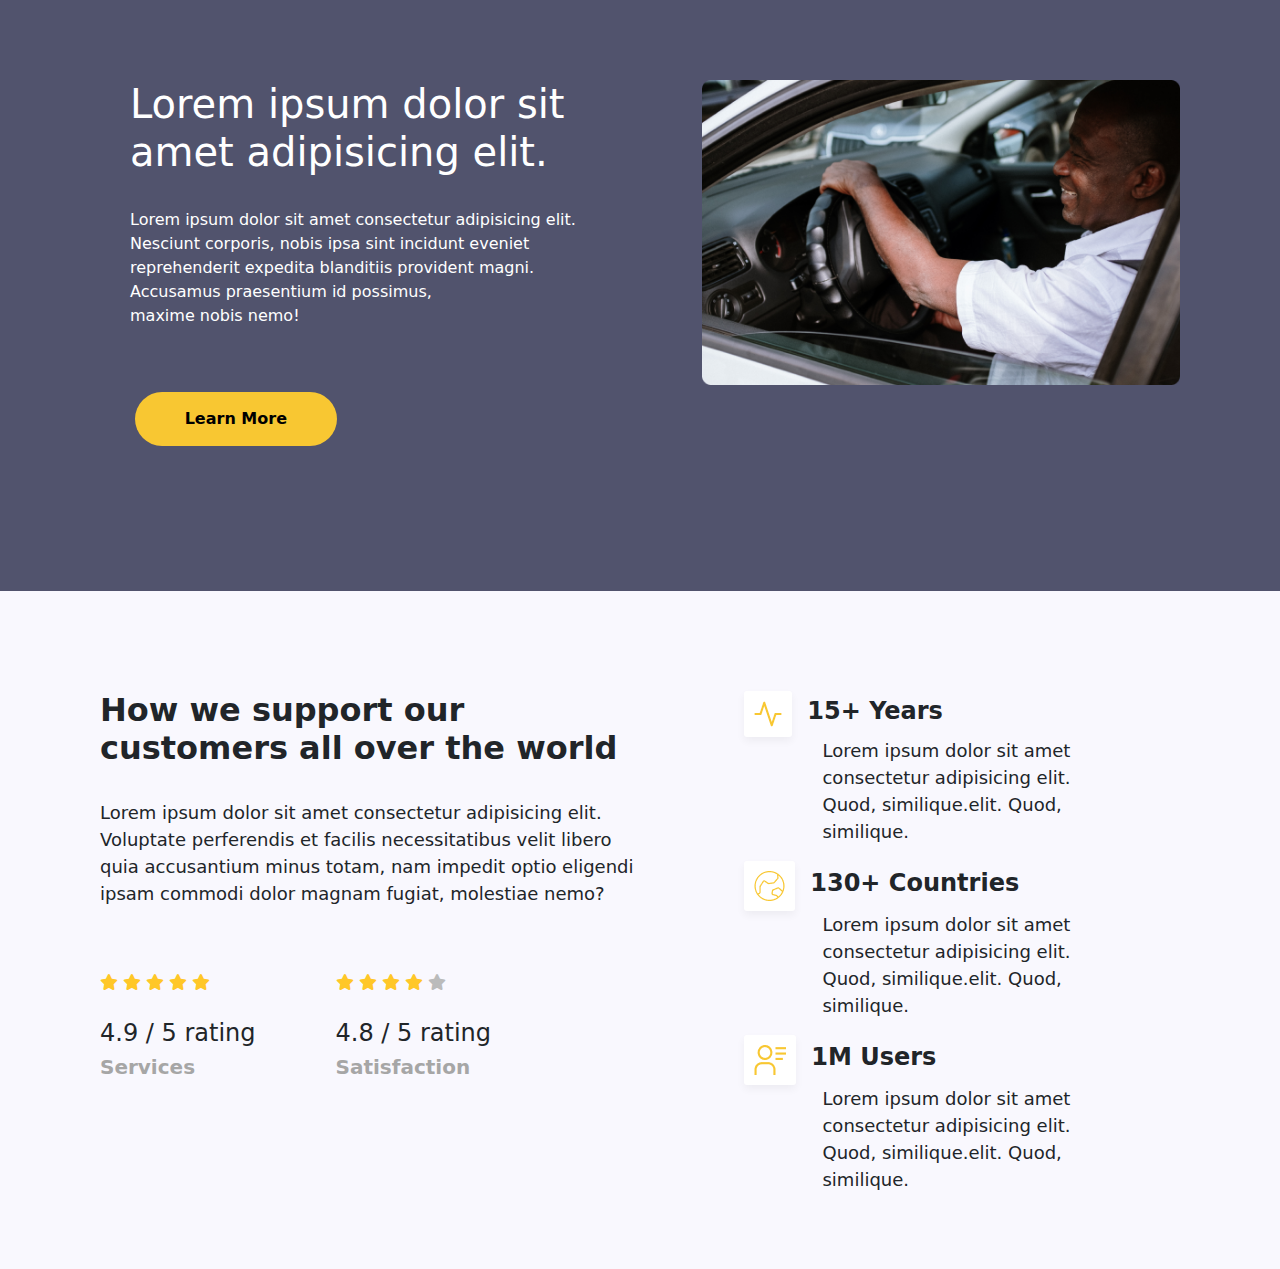
<file: about.html>
<!DOCTYPE html>
<html lang="en">

<head>
    <meta charset="UTF-8">
    <meta http-equiv="X-UA-Compatible" content="IE=edge">
    <meta name="viewport" content="width=device-width, initial-scale=1.0">
    <title>about</title>
    <link rel="stylesheet" href="	https://cdn.jsdelivr.net/npm/bootstrap@5.3.0-alpha1/dist/css/bootstrap.min.css">
    <script src="https://cdn.jsdelivr.net/npm/bootstrap@5.3.0-alpha1/dist/js/bootstrap.bundle.min.js"></script>
    <link rel="stylesheet" href="style.css">
    <link rel="stylesheet" href="https://cdnjs.cloudflare.com/ajax/libs/font-awesome/6.3.0/css/all.min.css">
    <style>
        body{
            background-color: #F9F8FE;
        }
    </style>
</head>

<body>
    <section>
        <div class="container-fluid1">
            <div class="row">
                <div class="col-md-6">
                    <h3>Lorem ipsum dolor sit amet adipisicing elit.</h3><br>
                    <p>Lorem ipsum dolor sit amet consectetur adipisicing elit. Nesciunt corporis, nobis ipsa sint
                        incidunt eveniet reprehenderit expedita blanditiis provident magni. Accusamus praesentium id
                        possimus,<br> maxime nobis nemo!</p>
                    <br><br>
                    <button>Learn More</button>
                </div>
                <div class="col-md-6">
                    <img class="img-fluid" src="/img/img.png" alt="">
                </div>

            </div>
        </div>
        <div class="container-fluid2">
            <div class="row">
                <div class="col-md-7">
                    <h2>How we support our <br> customers all over the world</h2><br>
                    <p>Lorem ipsum dolor sit amet consectetur adipisicing elit. Voluptate perferendis et facilis
                        necessitatibus velit libero quia accusantium  minus totam, nam impedit optio eligendi ipsam
                        commodi dolor  magnam fugiat, molestiae nemo?</p><br><br>
                        <div class="star1">
                            <div class="star">
                                <i class="fa-solid fa-star" style="color: #FFC728;"></i>
                                <i class="fa-solid fa-star" style="color: #FFC728;"></i>
                                <i class="fa-solid fa-star" style="color: #FFC728;"></i>
                                <i class="fa-solid fa-star" style="color: #FFC728;"></i>
                                <i class="fa-solid fa-star" style="color: #FFC728;"></i>
                               <br><br>
                               <h4>4.9 / 5 rating</h4>
                                <h5>Services</h5>
                            </div>
                            <div class="Star">
                                <i class="fa-solid fa-star" style="color: #FFC728;"></i>
                                <i class="fa-solid fa-star" style="color: #FFC728;"></i>
                                <i class="fa-solid fa-star" style="color: #FFC728;"></i>
                                <i class="fa-solid fa-star" style="color: #FFC728;"></i>
                                <i class="fa-solid fa-star" style="color: #BBBBBB;"></i>
                                <br><br>
                                <h4>4.8 / 5 rating</h4>
                                <h5>Satisfaction</h5>
                            </div>
                        </div>
                        


                </div>
                <div class="col-md-5">
                    <div class="years1">
                        <div class="years">
                            <img src="img/Vector1.png" alt="">&nbsp;&nbsp;
                            <strong>15+ Years</strong>
                            <p>Lorem ipsum dolor sit amet consectetur adipisicing elit. Quod, similique.elit. Quod, similique.</p>
                        </div>
                        <div class="years">
                           <img src="img/Vecto2r.png" alt=""> &nbsp;
                            <strong>130+ Countries </strong>
                            <p>Lorem ipsum dolor sit amet consectetur adipisicing elit. Quod, similique.elit. Quod, similique.</p>
                        </div>
                        <div class="years">
                            <img src="img/Vector3.png" alt=""> &nbsp; 
                            <strong>1M Users</strong>
                            <p>Lorem ipsum dolor sit amet consectetur adipisicing elit. Quod, similique.elit. Quod, similique.</p>
                        </div>
                    </div>
                  
                </div>
            </div>
    </section>
</body>

</html>
</file>
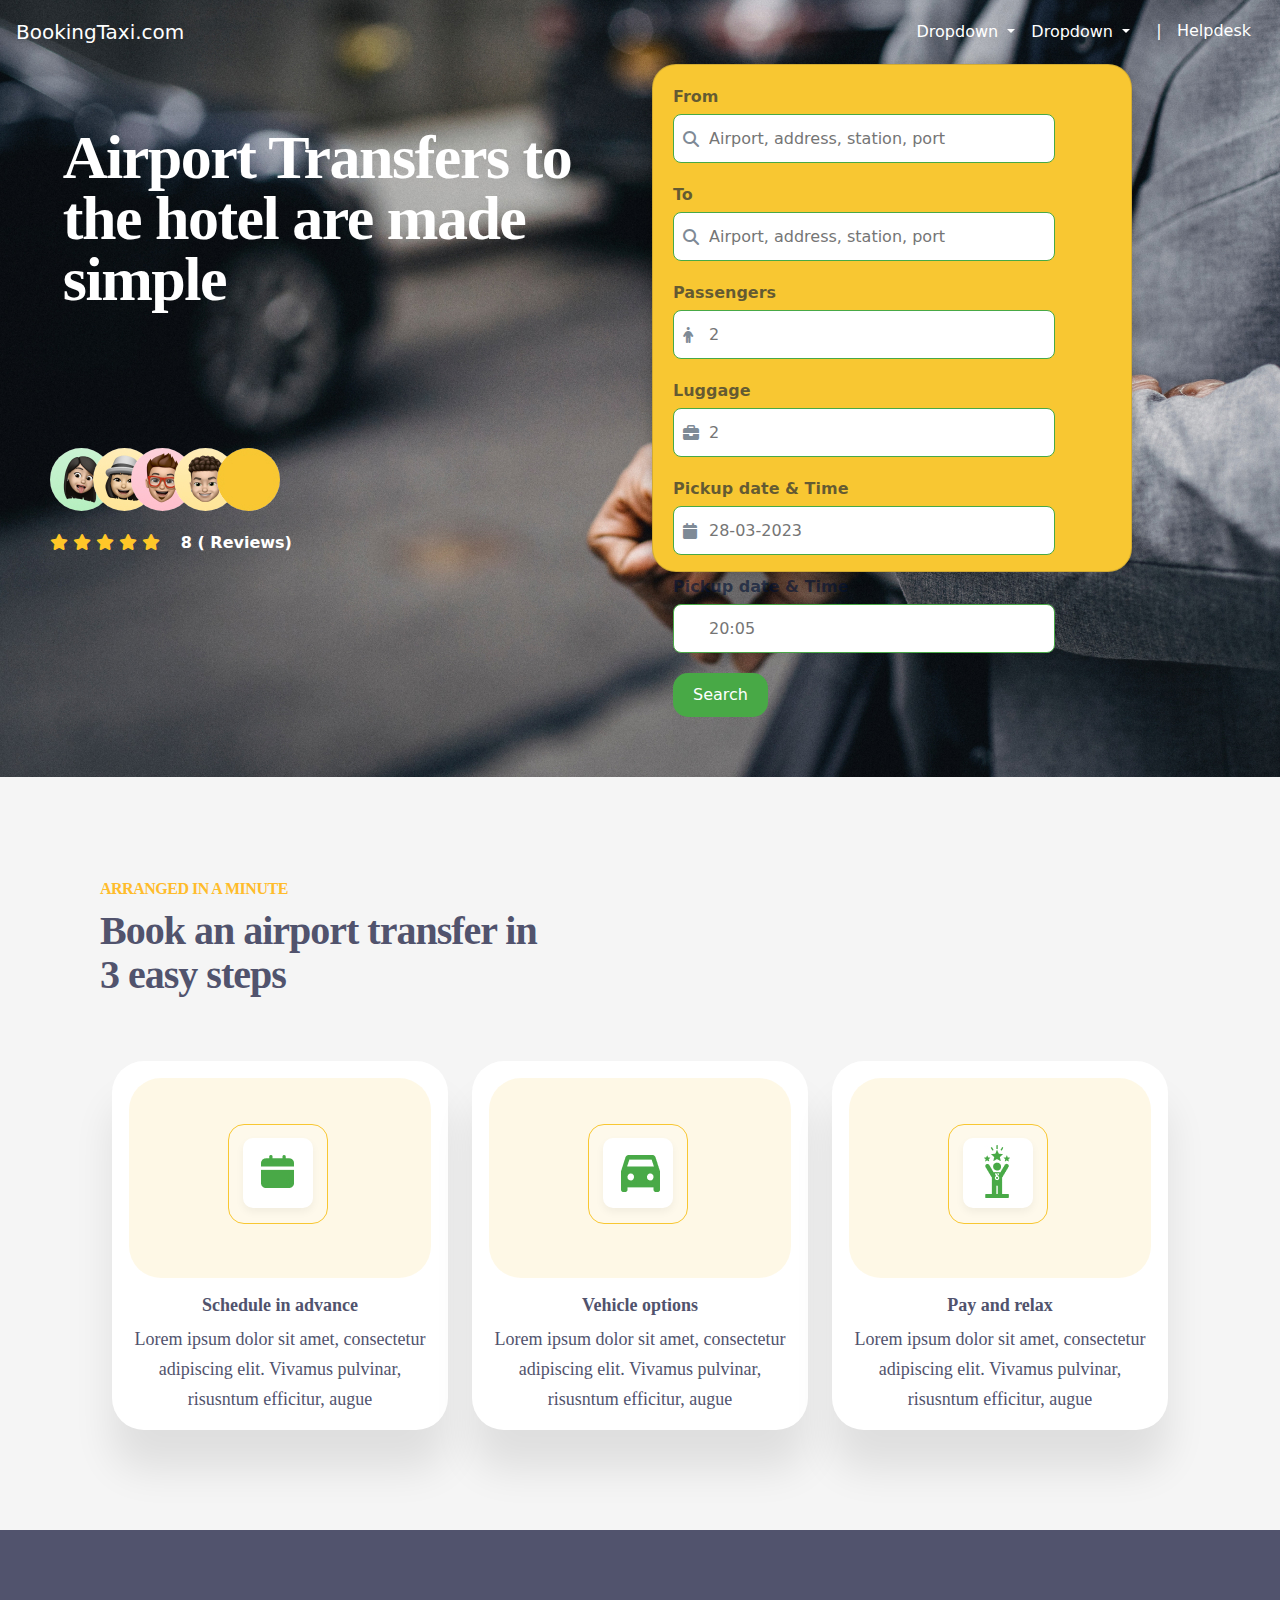
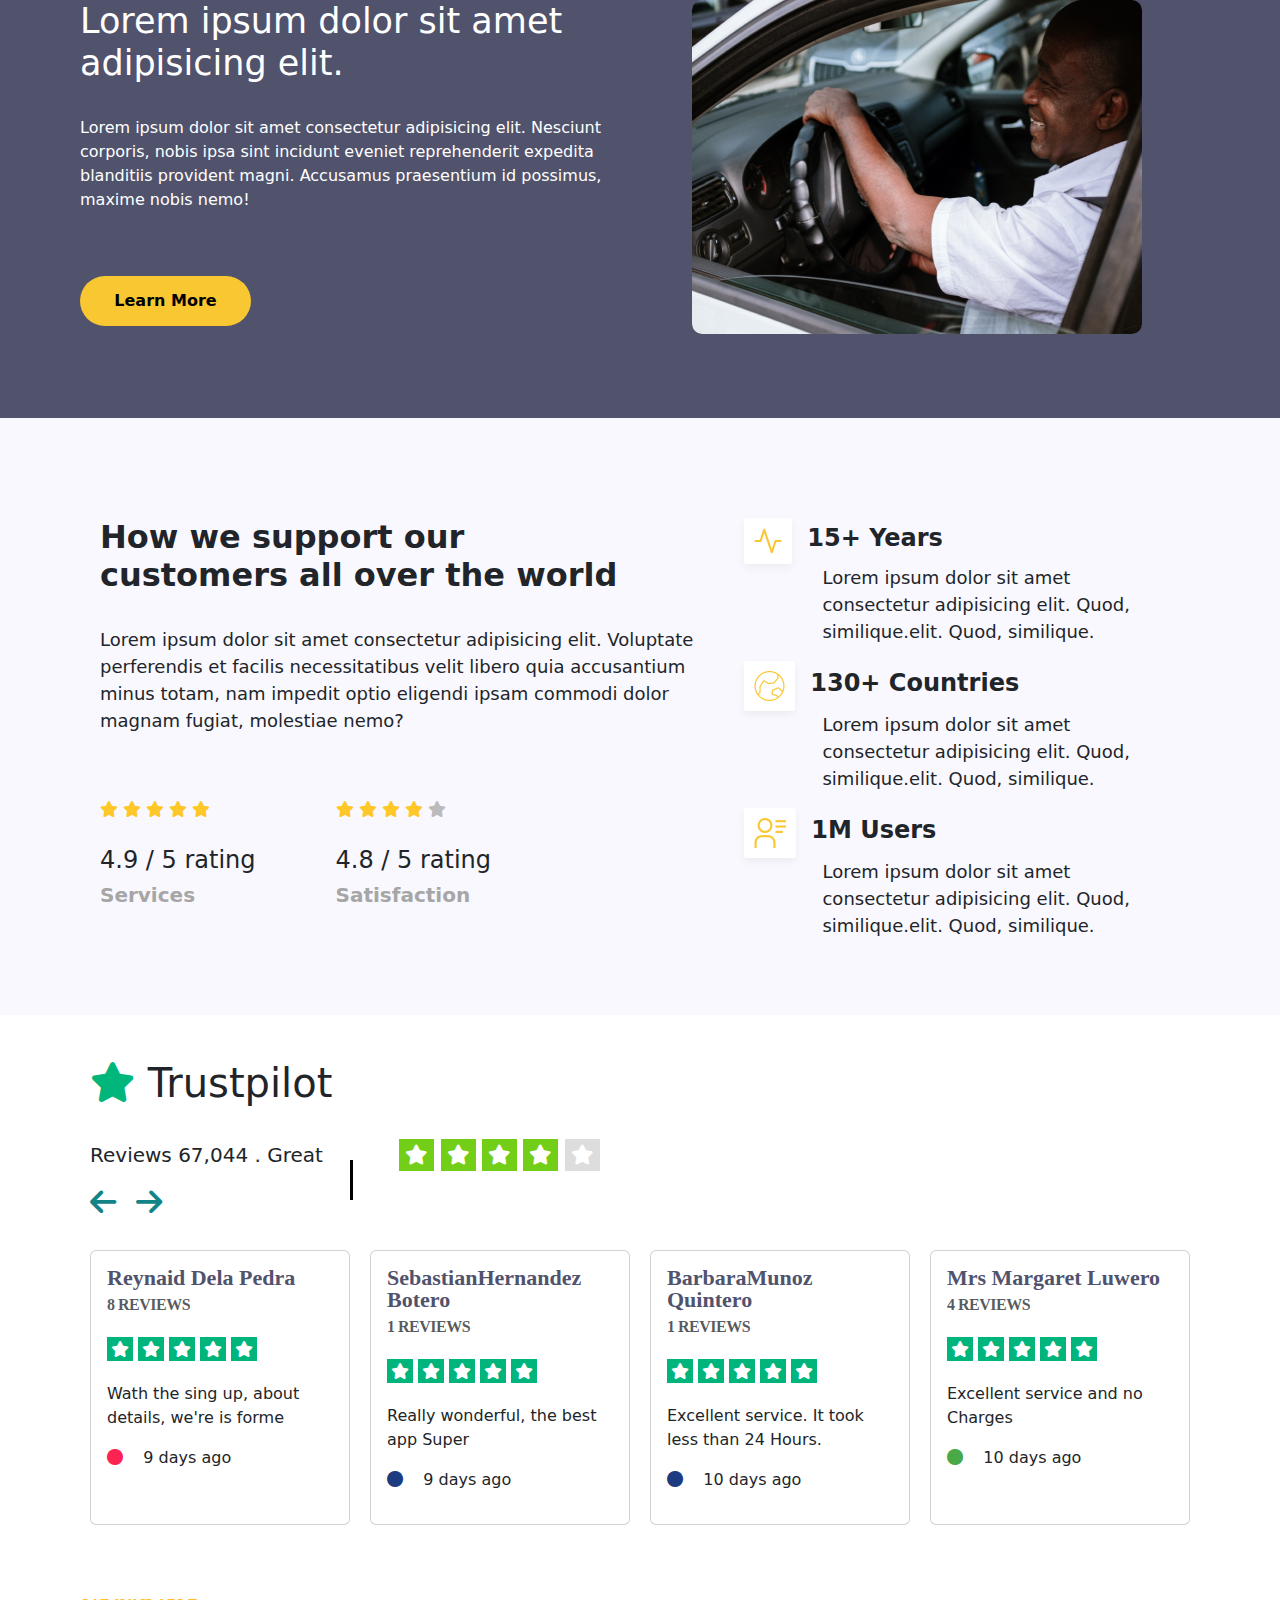
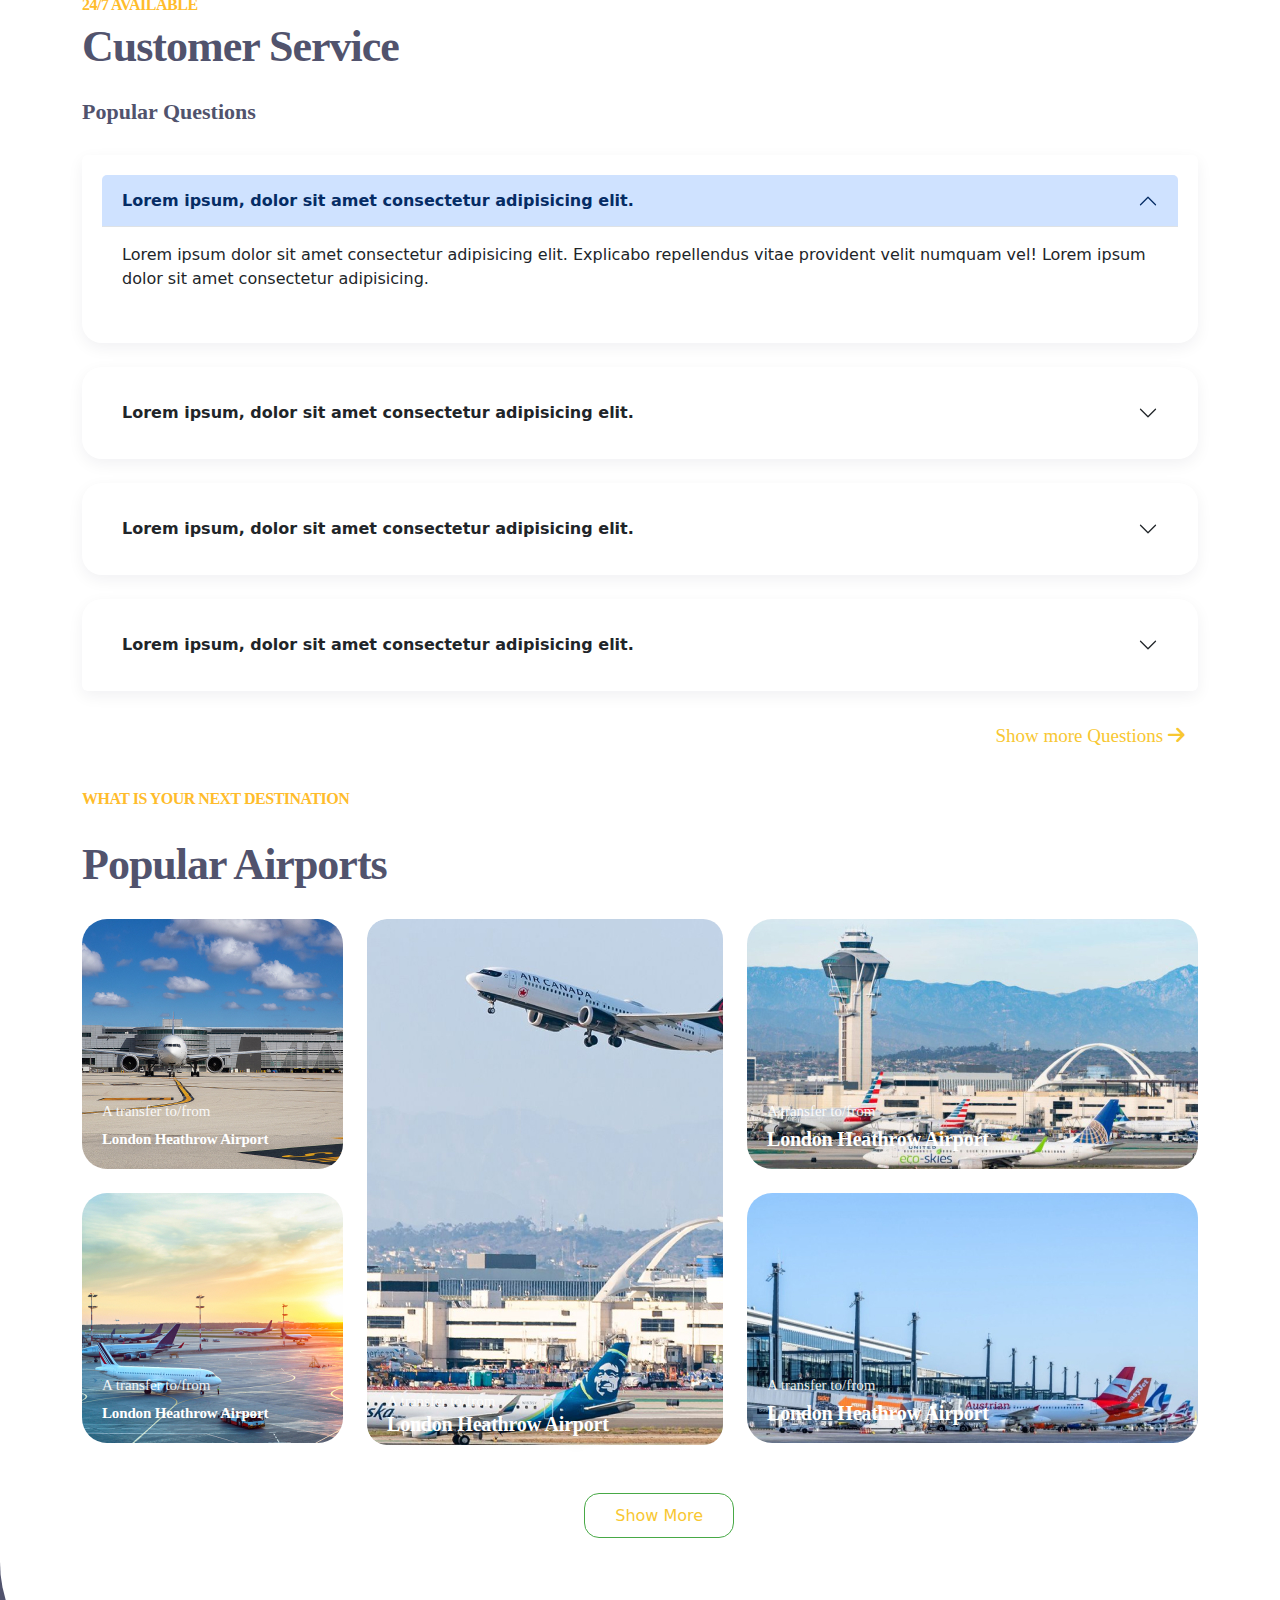
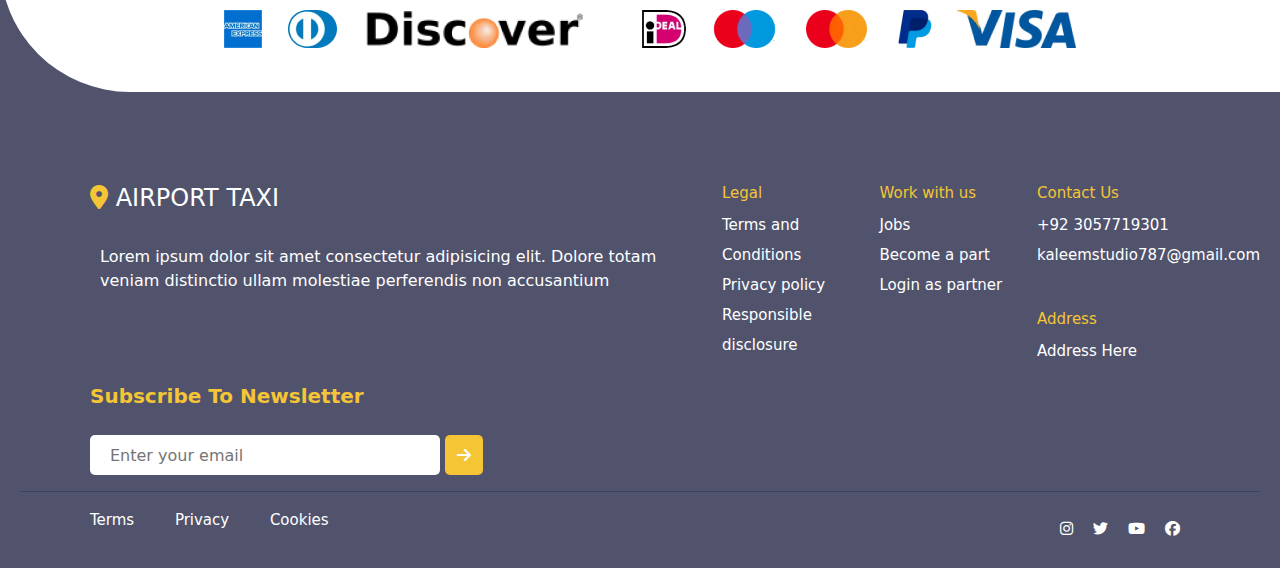
<file: bookingtaxi.html>
<!DOCTYPE html>
<html lang="en">

<head>
    <meta charset="UTF-8">
    <meta http-equiv="X-UA-Compatible" content="IE=edge">
    <meta name="viewport" content="width=device-width, initial-scale=1.0">
    <title>BookingTaxi</title>
    <link rel="stylesheet" href="	https://cdn.jsdelivr.net/npm/bootstrap@5.3.0-alpha1/dist/css/bootstrap.min.css">
    <script src="https://cdn.jsdelivr.net/npm/bootstrap@5.3.0-alpha1/dist/js/bootstrap.bundle.min.js"></script>
    <link rel="stylesheet" href="st.css">
    <link rel="stylesheet" href="https://cdnjs.cloudflare.com/ajax/libs/font-awesome/4.7.0/css/font-awesome.min.css">
    <link rel="stylesheet" href="https://cdnjs.cloudflare.com/ajax/libs/font-awesome/6.3.0/css/all.min.css">
 
</head>

<body>
    <div class="main">

        <div class="container-fluid">
            <div class="row">
                <div class="col-12 p-1">
                    <nav class="navbar navbar-expand-lg bg-transparent">
                        <div class="container-fluid">
                            <a class="navbar-brand text-white" href="#">BookingTaxi.com</a>
                            <button class="navbar-toggler" type="button" data-bs-toggle="collapse"
                                data-bs-target="#navbarSupportedContent" aria-controls="navbarSupportedContent"
                                aria-expanded="false" aria-label="Toggle navigation">
                                <span class="navbar-toggler-icon"></span>
                            </button>
                            <div class="collapse navbar-collapse justify-content-end" id="navbarSupportedContent">
                                <ul class="navbar-nav mr-auto ">
                                    <li class="nav-item dropdown">
                                        <a class="nav-link dropdown-toggle text-white" href="#" role="button"
                                            data-bs-toggle="dropdown" aria-expanded="false">
                                            Dropdown
                                        </a>
                                        <ul class="dropdown-menu">
                                            <li><a class="dropdown-item" href="#">Action</a></li>
                                            <li><a class="dropdown-item" href="#">Another action</a></li>
                                            <li>
                                                <hr class="dropdown-divider">
                                            </li>
                                            <li><a class="dropdown-item" href="#">Something else here</a></li>
                                        </ul>
                                    </li>
                                    <li class="nav-item dropdown">
                                        <a class="nav-link dropdown-toggle text-white" href="#" role="button"
                                            data-bs-toggle="dropdown" aria-expanded="false">
                                            Dropdown
                                        </a>
                                        <ul class="dropdown-menu">
                                            <li><a class="dropdown-item" href="#">Action</a></li>
                                            <li><a class="dropdown-item" href="#">Another action</a></li>
                                            <li>
                                                <hr class="dropdown-divider">
                                            </li>
                                            <li><a class="dropdown-item" href="#">Something else here</a></li>
                                        </ul>
                                    </li> &nbsp;
                                    <a class="btn btn-transparent text-white" href="#" role="button">| &nbsp;
                                        Helpdesk</a>
                                </ul>

                            </div>
                        </div>
                    </nav>
                </div>
            </div>
        </div>
        <div class="row">
            <div class="col-md-6">
                <div class="heading">
                    <h4>Airport Transfers to the hotel are made simple </h4>
                </div>
                <div class="icons">
                    <img src="img/Ellipse 1.jpg" width="63px" height="63px">
                    <img src="img/Ellipse 2.jpg" width="63px" height="63px" style="position: relative;right: 25px;">
                    <img src="img/Ellipse 3.jpg" width="63px" height="63px" style="position: relative;right: 55px;">
                    <img src="img/Ellipse 4.jpg" width="63px" height="63px" style="position: relative;right: 80px;">
                    <img src="img/Ellipse 5.jpg" width="63px" height="63px" style="position: relative;right: 105px;">

                </div>
                <div class="st">
                    <i class="fa fa-star" style="color: #FFC728;position: relative;"></i>
                    <i class="fa fa-star" style="color: #FFC728;"></i>
                    <i class="fa fa-star" style="color: #FFC728;"></i>
                    <i class="fa fa-star" style="color: #FFC728;"></i>
                    <i class="fa fa-star" style="color: #FFC728;"></i>&nbsp; &nbsp; <strong style="color: white;">
                        8 ( Reviews)</strong>
                </div>
            </div>
            <div class="col-md-6">
                <div class="booking">
                    <form>
                        <div class="form-group">
                            <label for="name">From</label>
                            <div class="input-icon">
                                <i class="fa fa-search"></i>
                                <input type="text" id="name" name="name" placeholder="Airport, address, station, port">
                            </div>
                        </div>
                        <div class="form-group">
                            <label for="email">To</label>
                            <div class="input-icon">
                                <i class="fa fa-search"></i>
                                <input type="email" id="email" name="email"
                                    placeholder="Airport, address, station, port">
                            </div>
                        </div>
                        <div class="form-group">
                            <label for="password">Passengers</label>
                            <div class="input-icon">
                                <i class="fa fa-male"></i>
                                <input type="password" id="password" name="password" placeholder="2">
                            </div>
                        </div>
                        <div class="form-group">
                            <label for="password">Luggage</label>
                            <div class="input-icon">
                                <i class="fa fa-briefcase"></i>
                                <input type="password" id="password" name="password" placeholder="2">
                            </div>
                        </div>
                        <div class="form-group">
                            <label for="password">Pickup date & Time</label>
                            <div class="input-icon">
                                <i class="fa fa-calendar"></i>
                                <input type="password" id="password" name="password" placeholder="28-03-2023">
                            </div>
                        </div>
                        <div class="form-group">
                            <label for="password">Pickup date & Time</label>
                            <div class="input-icon">
                                <i class="fa fa-clock-o"></i>
                                <input type="password" id="password" name="password" placeholder="20:05">
                            </div>
                        </div>
                        <button type="search">Search</button>
                    </form>


                </div>

            </div>



        </div>
    </div>
    <div class="outer">
        <div class="inner">
            <h6>ARRANGED IN A MINUTE</h6>
            <p> Book an airport transfer in <br> 3 easy steps</p>
        </div>

        <br><br>
        <div class="divcard">
            <div class="container">
                <div class="row">
                    <div class="col-md-4">
                        <div class="card">
                            <div class="card1">
                                <div class="card2">
                                    <div class="card3">
                                        <img src="img/card1.jpg" alt="">
                                    </div>
    
                                </div>
    
                            </div>
    
                            <div class="card-body">
                                <h5 class="card-title">Schedule in advance</h5>
                                <p class="card-text">Lorem ipsum dolor sit amet, consectetur adipiscing elit. Vivamus
                                    pulvinar, risusntum efficitur, augue </p>
    
                            </div>
                        </div>
                    </div>
                    <div class="col-md-4">
                        <div class="card">
                            <div class="card11">
                                <div class="card22">
                                    <div class="card33">
                                        <img src="img/card2.jpg" alt="">
                                    </div>
    
                                </div>
    
                            </div>
                            <div class="card-body">
                                <h5 class="card-title">Vehicle options</h5>
                                <p class="card-text">Lorem ipsum dolor sit amet, consectetur adipiscing elit. Vivamus
                                    pulvinar, risusntum efficitur, augue </p>
    
                            </div>
                        </div>
                    </div>
                    <div class="col-md-4">
                        <div class="card">
                            <div class="card111">
                                <div class="card222">
                                    <div class="card333">
                                        <img src="img/card3.jpg" alt="">
                                    </div>
    
                                </div>
    
                            </div>
                            <div class="card-body">
                                <h5 class="card-title">Pay and relax</h5>
                                <p class="card-text">Lorem ipsum dolor sit amet, consectetur adipiscing elit. Vivamus
                                    pulvinar, risusntum efficitur, augue </p>
    
                            </div>
                        </div>
                    </div>
                </div>
            </div>
        </div>
       

    </div>
    <div class="outer2">
        <div class="container-fluid1">
            <div class="row">
                <div class="col-md-6">
                    <h3>Lorem ipsum dolor sit amet adipisicing elit.</h3><br>
                    <p>Lorem ipsum dolor sit amet consectetur adipisicing elit. Nesciunt corporis, nobis ipsa sint
                        incidunt eveniet reprehenderit expedita blanditiis provident magni. Accusamus praesentium id
                        possimus,<br> maxime nobis nemo!</p>
                    <br><br>
                    <button>Learn More</button>
                </div>
                <div class="col-md-6">
                    <img class="img-fluid" src="/img/img.png" alt="">
                </div>

            </div>
        </div>
    </div>
    <!-- section -->
    <div class="container-fluid2">
        <div class="row">
            <div class="col-md-7">
                <h2>How we support our <br> customers all over the world</h2><br>
                <p>Lorem ipsum dolor sit amet consectetur adipisicing elit. Voluptate perferendis et facilis
                    necessitatibus velit libero quia accusantium minus totam, nam impedit optio eligendi ipsam
                    commodi dolor magnam fugiat, molestiae nemo?</p><br><br>
                <div class="star">
                    <div class="star1">
                        <i class="fa fa-star" style="color: #FFC728;"></i>
                        <i class="fa fa-star" style="color: #FFC728;"></i>
                        <i class="fa fa-star" style="color: #FFC728;"></i>
                        <i class="fa fa-star" style="color: #FFC728;"></i>
                        <i class="fa fa-star" style="color: #FFC728;"></i>
                        <br><br>
                        <h4>4.9 / 5 rating</h4>
                        <h5>Services</h5>
                    </div>
                    <div class="Star2">
                        <i class="fa fa-star" style="color: #FFC728;"></i>
                        <i class="fa fa-star" style="color: #FFC728;"></i>
                        <i class="fa fa-star" style="color: #FFC728;"></i>
                        <i class="fa fa-star" style="color: #FFC728;"></i>
                        <i class="fa fa-star" style="color: #BBBBBB;"></i>
                        <br><br>
                        <h4>4.8 / 5 rating</h4>
                        <h5>Satisfaction</h5>
                    </div>
                </div>



            </div>
            <div class="col-md-5">
                <div class="years1">
                    <div class="years">
                        <img src="img/Vector1.png" alt="">&nbsp;&nbsp;
                        <strong>15+ Years</strong>
                        <p>Lorem ipsum dolor sit amet consectetur adipisicing elit. Quod, similique.elit. Quod,
                            similique.</p>
                    </div>
                    <div class="years">
                        <img src="img/Vecto2r.png" alt=""> &nbsp;
                        <strong>130+ Countries </strong>
                        <p>Lorem ipsum dolor sit amet consectetur adipisicing elit. Quod, similique.elit. Quod,
                            similique.</p>
                    </div>
                    <div class="years">
                        <img src="img/Vector3.png" alt=""> &nbsp;
                        <strong>1M Users</strong>
                        <p>Lorem ipsum dolor sit amet consectetur adipisicing elit. Quod, similique.elit. Quod,
                            similique.</p>
                    </div>
                </div>

            </div>
        </div>
    </div>
    <br>
    <!-- section -->
    <div class="count">
        <div class="container">
            <div class="head">
                <h1><i class="fa-solid fa-star" style="color:  #00B67A;"></i> Trustpilot</h1><br>
    
                <div class="star">
                    <p>Reviews 67,044 . Great
                        <i class="fa-solid fa-star" style="color: white;"></i>
                        <i class="fa-solid fa-star" style="color: white;"></i>
                        <i class="fa-solid fa-star" style="color: white;"></i>
                        <i class="fa-solid fa-star" style="color: white;"></i>
                        <i class="fa-solid fa-star"
                            style="color: white; background-color: #DDDDDD;border: 1px solid #DDDDDD;"></i>
                    </p>
                </div>
                <div class="vl"></div>
                <div class="icon">
                    <i class="fa-sharp fa-solid fa-arrow-left" style="color: #128387;"></i> &nbsp;&nbsp;
                    <i class="fa-sharp fa-solid fa-arrow-right" style="color: #128387;"></i>
                </div>
            </div>
            <div class="cards">
                <div class="card" style="width: 18rem;">
                    <div class="card-body">
                        <h5 class="card-title">Reynaid Dela Pedra</h5>
                        <h6 class="card-subtitle mb-2 text-muted">8 reviews</h6>
                        <div class="star-1">
                            <i class="fa-solid fa-star" style="color: white;"></i>
                            <i class="fa-solid fa-star" style="color: white;"></i>
                            <i class="fa-solid fa-star" style="color: white;"></i>
                            <i class="fa-solid fa-star" style="color: white;"></i>
                            <i class="fa-solid fa-star" style="color: white;"></i>
                        </div>
                        <p class="card-text">Wath the sing up, about details, we're is forme</p>
                        <p> <i class="fa-solid fa-circle" style="color: #FF2353;"></i> &nbsp;&nbsp; 9 days ago</p>
                    </div>
                </div>
                <div class="card" style="width: 18rem;">
                    <div class="card-body">
                        <h5 class="card-title">SebastianHernandez Botero</h5>
                        <h6 class="card-subtitle mb-2 text-muted">1 reviews</h6>
                        <div class="star-1">
                            <i class="fa-solid fa-star" style="color: white;"></i>
                            <i class="fa-solid fa-star" style="color: white;"></i>
                            <i class="fa-solid fa-star" style="color: white;"></i>
                            <i class="fa-solid fa-star" style="color: white;"></i>
                            <i class="fa-solid fa-star" style="color: white;"></i>
                        </div>
                        <p class="card-text">Really wonderful, the best app Super</p>
                        <p> <i class="fa-solid fa-circle" style="color: #1D3B80;"></i> &nbsp;&nbsp; 9 days ago</p>
                    </div>
                </div>
                <div class="card" style="width: 18rem;">
                    <div class="card-body">
                        <h5 class="card-title">BarbaraMunoz Quintero</h5>
                        <h6 class="card-subtitle mb-2 text-muted">1 reviews</h6>
                        <div class="star-1">
                            <i class="fa-solid fa-star" style="color: white;"></i>
                            <i class="fa-solid fa-star" style="color: white;"></i>
                            <i class="fa-solid fa-star" style="color: white;"></i>
                            <i class="fa-solid fa-star" style="color: white;"></i>
                            <i class="fa-solid fa-star" style="color: white;"></i>
                        </div>
                        <p class="card-text">Excellent service. It took less than 24 Hours.</p>
                        <p> <i class="fa-solid fa-circle" style="color: #1D3B80;"></i> &nbsp;&nbsp; 10 days ago</p>
                    </div>
                </div>
                <div class="card" style="width: 18rem;">
                    <div class="card-body">
                        <h5 class="card-title">Mrs Margaret Luwero</h5>
                        <h6 class="card-subtitle mb-2 text-muted">4 reviews</h6>
                        <div class="star-1">
                            <i class="fa-solid fa-star" style="color: white;"></i>
                            <i class="fa-solid fa-star" style="color: white;"></i>
                            <i class="fa-solid fa-star" style="color: white;"></i>
                            <i class="fa-solid fa-star" style="color: white;"></i>
                            <i class="fa-solid fa-star" style="color: white;"></i>
                        </div>
                        <p class="card-text">Excellent service and no <br> Charges</p>
                        <p> <i class="fa-solid fa-circle" style="color: #48A946;"></i> &nbsp;&nbsp; 10 days ago</p>
                    </div>
                </div>
    
            </div>
        </div>
    </div>

<br><br>


<!-- section -->
    <div class="container">
        <h6>24/7 Available</h6>
        <h4>Customer Service</h4><br>
        <h5>Popular Questions</h5>
    </div>
    <br>
    <div class="container">
        <div class="accordion" id="accordionExample">
            <div class="accordion-item">
                <h2 class="accordion-header" id="headingOne">
                    <button class="accordion-button" type="button" data-bs-toggle="collapse"
                        data-bs-target="#collapseOne" aria-expanded="true" aria-controls="collapseOne">
                        <strong>Lorem ipsum, dolor sit amet consectetur adipisicing elit.</strong>
                    </button>
                </h2>
                <div id="collapseOne" class="accordion-collapse collapse show" aria-labelledby="headingOne"
                    data-bs-parent="#accordionExample">
                    <div class="accordion-body">
                        <p>Lorem ipsum dolor sit amet consectetur adipisicing elit. Explicabo repellendus vitae
                            provident velit numquam vel! Lorem ipsum dolor sit amet consectetur adipisicing.</p>
                    </div>
                </div>
            </div> <br>
            <div class="accordion-item">
                <h2 class="accordion-header" id="headingTwo">
                    <button class="accordion-button collapsed" type="button" data-bs-toggle="collapse"
                        data-bs-target="#collapseTwo" aria-expanded="false" aria-controls="collapseTwo">
                        <strong>Lorem ipsum, dolor sit amet consectetur adipisicing elit.</strong>
                    </button>
                </h2>
                <div id="collapseTwo" class="accordion-collapse collapse" aria-labelledby="headingTwo"
                    data-bs-parent="#accordionExample">
                    <div class="accordion-body">
                        <p>Lorem ipsum dolor sit amet consectetur adipisicing elit. Explicabo repellendus vitae
                            provident velit numquam vel! Lorem ipsum dolor sit amet consectetur adipisicing.</p>
                    </div>
                </div>
            </div><br>
            <div class="accordion-item">
                <h2 class="accordion-header" id="headingThree">
                    <button class="accordion-button collapsed" type="button" data-bs-toggle="collapse"
                        data-bs-target="#collapseThree" aria-expanded="false" aria-controls="collapseThree">
                        <strong>Lorem ipsum, dolor sit amet consectetur adipisicing elit.</strong>
                    </button>
                </h2>
                <div id="collapseThree" class="accordion-collapse collapse" aria-labelledby="headingThree"
                    data-bs-parent="#accordionExample">
                    <div class="accordion-body">
                        <p>Lorem ipsum dolor sit amet consectetur adipisicing elit. Explicabo repellendus vitae
                            provident velit numquam vel! Lorem ipsum dolor sit amet consectetur adipisicing.</p>
                    </div>
                </div>
            </div><br>
            <div class="accordion-item">
                <h2 class="accordion-header" id="headingThree">
                    <button class="accordion-button collapsed " type="button" data-bs-toggle="collapse"
                        data-bs-target="#collapseThree" aria-expanded="false" aria-controls="collapseThree">
                        <strong>Lorem ipsum, dolor sit amet consectetur adipisicing elit.</strong>
                    </button>
                </h2>
                <div id="collapseThree" class="accordion-collapse collapse" aria-labelledby="headingThree"
                    data-bs-parent="#accordionExample">
                    <div class="accordion-body">
                        <p>Lorem ipsum dolor sit amet consectetur adipisicing elit. Explicabo repellendus vitae
                            provident velit numquam vel! Lorem ipsum dolor sit amet consectetur adipisicing.</p>
                    </div>
                </div>
            </div>
            <br>
        </div>
        <div class="button1">
            <a class="btn btn-transparent" href="#" role="button">Show more Questions
                <i class="fa fa-arrow-right" aria-hidden="true"></i>
            </a>
        </div>

    </div>
    <br><br><br>
    <div class="container">
        <h6>WHAT IS YOUR NEXT DESTINATION</h6><br>
        <h4>Popular Airports</h4><br>
        <div class="row">
            <div class="col-md-3">
                <div class="img1">
                    <div class="par1">
                        <p>A transfer to/from</p>
                    </div>
                    <div class="par2">
                        <p>London Heathrow Airport</p>
                    </div>
                </div><br>
                <div class="img2">
                    <div class="par1">
                        <p>A transfer to/from</p>
                    </div>
                    <div class="par2">
                        <p>London Heathrow Airport</p>
                    </div>

                </div>
            </div>
            <div class="col-md-4">
                <div class="img3">
                    <div class="p1">
                        <p>A transfer to/from</p>
                    </div>
                      <div class="p2">   <p>London Heathrow Airport</p>
                    </div>
                     
                </div>
            </div>
            <div class="col-md-5">
                <div class="img11">
                    <div class="par11">
                        <p>A transfer to/from</p>
                    </div>
                    <div class="par22">
                        <p>London Heathrow Airport</p>
                    </div>
                </div><br>
                <div class="img22">
                    <div class="par11">
                        <p>A transfer to/from</p>
                    </div>
                    <div class="par22">
                        <p>London Heathrow Airport</p>
                    </div>

                </div>
            </div>
        </div>
          <br><br>
          <div class="button2">
            <a href="#" class="button">Show More</a>
          </div>
    </div>
<br>
<div class="container-fluid  foot" style="background-color: #51536D;">
    <div class="container-fluid foot">
        <div class="footer1">
            <div class="container">
                <table align="center">
                    <tr>
                        <td><img src="img/amex.png.webp.png" alt="" width="38px" height="38px"></td>
                        <td><img src="img/dinersclub2.png.webp.png" alt="" width="49px" height="38px"></td>
                        <td><img src="img/discovercard3.png.webp.png" alt="" width="218px" height="38px"></td>
                        <td><img src="img/ideal4.png.webp.png" alt="" width="44px" height="38px"></td>
                        <td><img src="img/maestro5.png.webp.png" alt="" width="63px" height="38px"></td>
                        <td><img src="img/mastercard6.png.webp.png" alt="" width="61px" height="38px"></td>
                        <td><img src="img/paypal7.png.webp.png" alt="" width="34px" height="38px"></td>
                        <td><img src="img/visa8.png.webp.png" alt="" width="119px" height="38px"></td>
                    </tr>
                   </table>
            </div>

        </div>
    </div>
</div>
<!-- footer -->
<div class="footer3">
    <div class="container-fluid"><br><br><br>
        <div class="footer">
            <div class="row">
                <div class="col-6">
                    <h4 style="color: white;"><i class="fa-solid fa-location-dot" style="color: #F6C535;"></i> AIRPORT TAXI</h4><br>
                    <p>Lorem ipsum dolor sit amet consectetur adipisicing elit. Dolore totam
                        veniam distinctio ullam molestiae perferendis non accusantium</p> <br><br><br>
                    <strong>Subscribe To Newsletter</strong> <br> <br>
                    <form>
                        <input type="email" name="" placeholder="Enter your email">
                        <i class="fa-solid fa-arrow-right"></i>
                    </form>
                </div>
                <div class="col">
                    <h4>Legal</h4>
                    <ul class="list-unstyled">
                        <li><a href="#">Terms and Conditions</a></li>
                        <li><a href="#">Privacy policy</a></li>
                        <li><a href="#">Responsible disclosure</a></li>
                    </ul>
                </div>
                <div class="col">
                    <h4>Work with us</h4>
                    <ul class="list-unstyled">
                        <li><a href="#">Jobs</a></li>
                        <li><a href="#">Become a part</a></li>
                        <li><a href="#">Login as partner</a></li>
                    </ul>
                </div>
                <div class="col">
                    <h4>Contact Us</h4>
                    <ul class="list-unstyled">
                        <li><a href="#">+92 3057719301</a></li>
                        <li><a href="#">kaleemstudio787@gmail.com</a></li>
                    </ul> <br>
                    <h4>Address</h4>
                    <ul class="list-unstyled">
                        <li><a href="#">Address Here</a></li>
                    </ul>
                </div>
            </div>
            <hr style="color: #041434;">
            <div class="last">
                <p>
                    <a href="#">Terms</a> &nbsp; &nbsp;&nbsp; &nbsp;
                    <a href="#">Privacy</a> &nbsp; &nbsp;&nbsp; &nbsp;
                    <a href="#">Cookies</a>
                    <strong>
                        <a href="#"><i class="fa-brands fa-facebook"></i></a>
                        <a href="#"><i class="fa-brands fa-youtube"></i></a>
                        <a href="#"><i class="fa-brands fa-twitter"></i></a>
                        <a href="#"><i class="fa-brands fa-instagram"></i></a>
                    </strong>
                </p>
            </div>
        </div>
    </div>
</div>

</body>

</html>
</file>
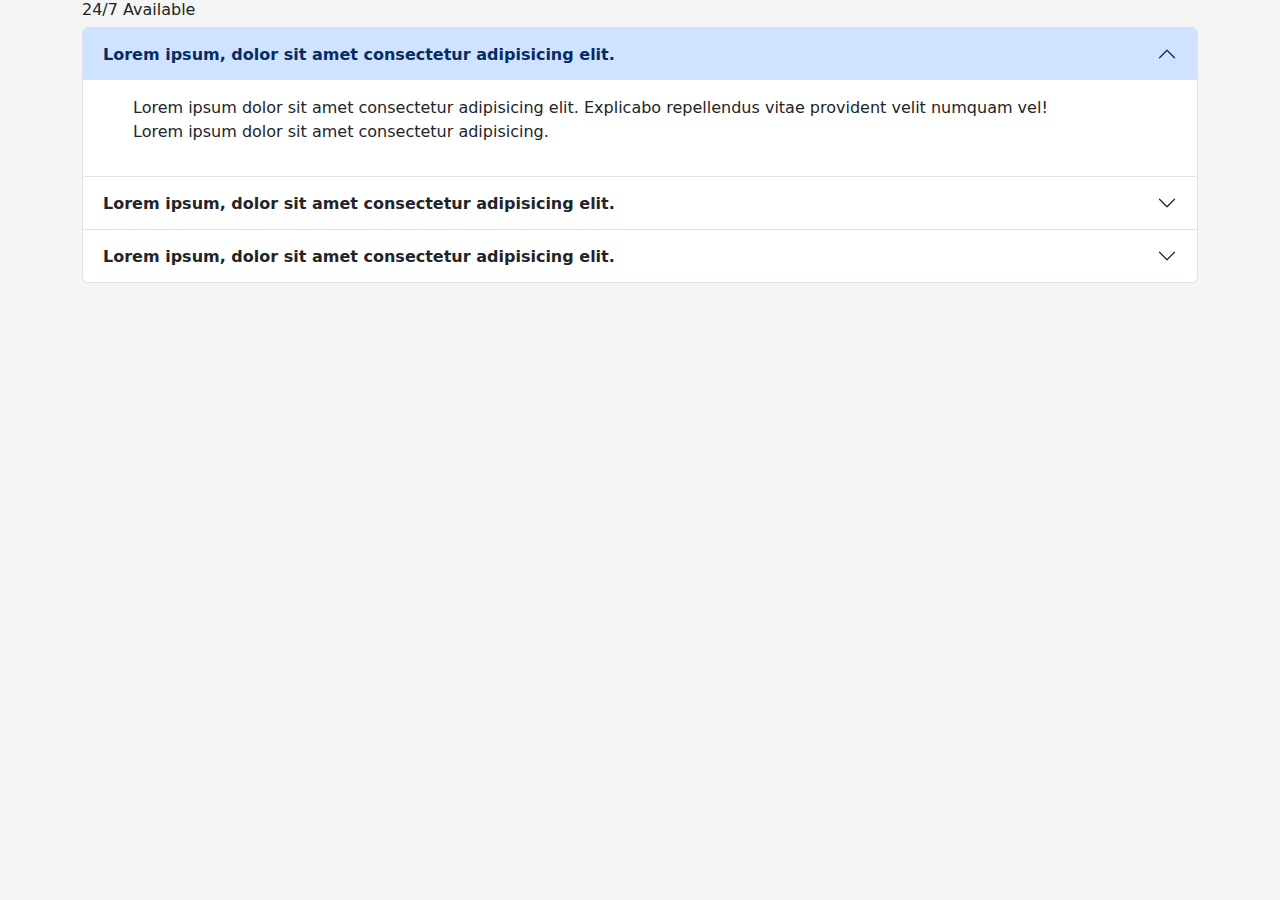
<file: service.html>
<!DOCTYPE html>
<html lang="en">

<head>
    <meta charset="UTF-8">
    <meta http-equiv="X-UA-Compatible" content="IE=edge">
    <meta name="viewport" content="width=device-width, initial-scale=1.0">
    <title>Service</title>
    <link rel="stylesheet" href="	https://cdn.jsdelivr.net/npm/bootstrap@5.3.0-alpha1/dist/css/bootstrap.min.css">
    <link rel="stylesheet" href="style.css">
    <link rel="stylesheet" href="https://cdnjs.cloudflare.com/ajax/libs/font-awesome/6.3.0/css/all.min.css">
    <style>
        body {
            background: #F5F5F5;
        }
    </style>
</head>

<body>
    <section>
        <div class="container">
            <h6>24/7 Available</h6>
        </div>
        <div class="container">
            <div class="accordion" id="accordionExample">
                <div class="accordion-item">
                  <h2 class="accordion-header" id="headingOne">
                    <button class="accordion-button" type="button" data-bs-toggle="collapse" data-bs-target="#collapseOne" aria-expanded="true" aria-controls="collapseOne">
                     <strong>Lorem ipsum, dolor sit amet consectetur adipisicing elit.</strong>
                    </button>
                  </h2>
                  <div id="collapseOne" class="accordion-collapse collapse show" aria-labelledby="headingOne" data-bs-parent="#accordionExample">
                    <div class="accordion-body">
                      <p>Lorem ipsum dolor sit amet consectetur adipisicing elit. Explicabo repellendus vitae provident velit numquam vel! Lorem ipsum dolor sit amet consectetur adipisicing.</p>
                    </div>
                  </div>
                </div>
                <div class="accordion-item">
                  <h2 class="accordion-header" id="headingTwo">
                    <button class="accordion-button collapsed" type="button" data-bs-toggle="collapse" data-bs-target="#collapseTwo" aria-expanded="false" aria-controls="collapseTwo">
                        <strong>Lorem ipsum, dolor sit amet consectetur adipisicing elit.</strong>
                    </button>
                  </h2>
                  <div id="collapseTwo" class="accordion-collapse collapse" aria-labelledby="headingTwo" data-bs-parent="#accordionExample">
                    <div class="accordion-body">
                        <p>Lorem ipsum dolor sit amet consectetur adipisicing elit. Explicabo repellendus vitae provident velit numquam vel! Lorem ipsum dolor sit amet consectetur adipisicing.</p>
                    </div>
                  </div>
                </div>
                <div class="accordion-item">
                  <h2 class="accordion-header" id="headingThree">
                    <button class="accordion-button collapsed" type="button" data-bs-toggle="collapse" data-bs-target="#collapseThree" aria-expanded="false" aria-controls="collapseThree">
                        <strong>Lorem ipsum, dolor sit amet consectetur adipisicing elit.</strong>
                    </button>
                  </h2>
                  <div id="collapseThree" class="accordion-collapse collapse" aria-labelledby="headingThree" data-bs-parent="#accordionExample">
                    <div class="accordion-body">
                        <p>Lorem ipsum dolor sit amet consectetur adipisicing elit. Explicabo repellendus vitae provident velit numquam vel! Lorem ipsum dolor sit amet consectetur adipisicing.</p>
                    </div>
                  </div>
                </div>
              </div>
        </div>
       
    </section>


    <script src="https://cdn.jsdelivr.net/npm/bootstrap@5.3.0-alpha1/dist/js/bootstrap.bundle.min.js"></script>
</body>

</html>
</file>
<file: style.css>
.container-fluid1{
    padding-top: 80px;
    padding-left: 100px;
    background-color: #51536D;
    color: white;
}

.container-fluid1 button{
    background-color: #F8C732;
    color: black;
    font-weight: bold;
    padding: 15px;
    padding-left: 50px;
    padding-right: 50px;
    border-radius: 50px;
    border: none;
  
}
.container-fluid2{
   background-color:  #F9F8FE;
   padding-top: 100px;
   padding-bottom: 60px;
   padding-left: 100px;
   padding-right: 100px;
}
.container-fluid2 h2{
    line-height: normal;
    font-weight: bold;
}
.container-fluid2 p{
    font-size: large;
    padding-left: 0;
}
.years p{
margin-left: 18%;
}
.container-fluid2 h5{
    font-weight: bold;
    color: #A6A6A6;;
}
.star1{
    display: inline-flex;
    column-gap: 80px;
}
.years strong{
    font-size: x-large;
}
.years img{
    background: #FFFFFF;
    box-shadow: 0px 4px 9px rgba(0, 0, 0, 0.05);
    padding: 10px;
    border-radius: 3px;
}
@media only screen and (min-width: 400px),(max-width: 700px)  {
.container-fluid1 h3, p{
    text-align: left;
  padding-right: 80px;
  padding-left: 30px;
   padding-bottom: 0;
}
.container-fluid1 button{
   margin-left: 6%;
 margin-bottom: 25%;
}
.container-fluid1 h3{
    font-size: 40px;
}
.img-fluid{
 padding-right: 100px;
 padding-bottom: 50px;

}
}
</file>
<file: st.css>
*{
    margin: 0;
    padding: 0;
}
.main {
    width: 100%;
    background-image: url('img/background.jpg');

    height: 777px;
    background-size: cover;
    background-position: center;
    background-repeat: no-repeat;
}

.heading h4 {
    width: 589px;
    height: 183px;
    font-family: 'IBM Plex Sans';
    font-style: normal;
    font-weight: 700;
    font-size: 62px;
    line-height: 61px;

    align-items: center;
    letter-spacing: -1.5px;
    margin-top: 10%;
    margin-left: 10%;
    color: #FFFFFF;
}

.icons {
    position: relative;
    top: 130px;
    left: 50px;
}

.icons img {
    border-radius: 35px;
}

.st {
    position: relative;
    top: 150px;
    left: 50px;
}

.booking {
    background: #F8C732;
    border: 1px solid rgba(0, 17, 51, 0.15);
    box-shadow: 0px 0px 15px rgba(0, 0, 0, 0.25);
    border-radius: 24px;
    height: 508px;
    width: 480px;
    padding: 20px;
    box-sizing: border-box;
}

.form-group {
    margin-bottom: 20px;
}

.form-group label {
    display: block;
    font-weight: bold;
    margin-bottom: 5px;
}

.input-icon {
    position: relative;
}

.input-icon i {
    position: absolute;
    left: 10px;
    top: 50%;
    transform: translateY(-50%);
    color: #7E8A96;
}

.input-icon input {
    padding-left: 35px;
    background: #FFFFFF;
    box-sizing: border-box;
    height: 49px;
    width: 382px;
    border: 1px solid #48A946;
    border-radius: 8px;
}

button[type="search"] {
    background-color: #48A946;
    color: #FFFFFF;
    border: none;
    padding: 10px 20px;
    border-radius: 15px;
    cursor: pointer;
}

.form-group label {
    color: rgba(0, 17, 51, 0.6);
    align-items: center;
}

.outer {
    background: #F5F5F5;
    padding: 100px;
}

.inner h6 {
    color: #FFBC2B;
    font-family: 'IBM Plex Sans';
    font-style: normal;
    font-weight: 700;
    font-size: 16px;
    line-height: 24px;
    display: flex;
    letter-spacing: -0.5px;
    text-transform: uppercase;
}

.inner p {
    font-family: 'IBM Plex Sans';
    font-style: normal;
    font-weight: 700;
    font-size: 40px;
    line-height: 44px;
    display: flex;
    align-items: center;
    letter-spacing: -1px;
    color: #51536D;
}

.divcard .card-text {
    font-family: 'IBM Plex Sans';
    font-style: normal;
    font-weight: 400;
    font-size: 18px;
    line-height: 30px;
    display: flex;
    align-items: center;
    text-align: center;
    color: #51536D;
}

.divcard .card-title {
    font-family: 'IBM Plex Sans';
    font-style: normal;
    font-weight: 700;
    font-size: 18px;
    line-height: 22px;
    align-items: center;
    text-align: center;
    color: #51536D;

}

.card1 {
    background: rgba(248, 199, 50, 0.12);
    box-sizing: border-box;
    display: block;
    width: 90%;
    height: 200px;
    border-radius: 32px;
    padding: 20px;
    margin-top: 5%;
    margin-left: 5%;
}

.card2 {
    width: 100px;
    height: 100px;
    margin-left: 30%;
    margin-top: 10%;
    background: rgba(255, 255, 255, 0.2);
    border: 1px solid #F8C732;
    border-radius: 16px;
}

.card3 {
    background: #FFFFFF;
    box-shadow: 0px 4px 9px rgba(0, 0, 0, 0.05);
    width: 70px;
    height: 70px;
    background: #FFFFFF;
    border-radius: 10px;
    margin-top: 13%;
    margin-left: 15%;

}

.card3 img {
    margin-top: 25%;
    margin-left: 25%;
}

.card11 {
    background: rgba(248, 199, 50, 0.12);
    box-sizing: border-box;
    display: block;
    width: 90%;
    height: 200px;
    border-radius: 32px;
    padding: 20px;
    margin-top: 5%;
    margin-left: 5%;
}

.card22 {
    width: 100px;
    height: 100px;
    margin-left: 30%;
    margin-top: 10%;
    background: rgba(255, 255, 255, 0.2);
    border: 1px solid #F8C732;
    border-radius: 16px;
}

.card33 {
    background: #FFFFFF;
    box-shadow: 0px 4px 9px rgba(0, 0, 0, 0.05);
    width: 70px;
    height: 70px;
    background: #FFFFFF;
    border-radius: 10px;
    margin-top: 13%;
    margin-left: 15%;

}

.card33 img {
    margin-top: 25%;
    margin-left: 25%;
}

.card111 {
    background: rgba(248, 199, 50, 0.12);
    box-sizing: border-box;
    display: block;
    width: 90%;
    height: 200px;
    border-radius: 32px;
    padding: 20px;
    margin-top: 5%;
    margin-left: 5%;
}

.card222 {
    width: 100px;
    height: 100px;
    margin-left: 30%;
    margin-top: 10%;
    background: rgba(255, 255, 255, 0.2);
    border: 1px solid #F8C732;
    border-radius: 16px;
}

.card333 {
    background: #FFFFFF;
    box-shadow: 0px 4px 9px rgba(0, 0, 0, 0.05);
    width: 70px;
    height: 70px;
    background: #FFFFFF;
    border-radius: 10px;
    margin-top: 13%;
    margin-left: 15%;

}

.card333 img {
    margin-top: 10%;
    margin-left: 30%;
}

.divcard .card {
    background: #FFFFFF;
    box-shadow: 0px 40px 40px rgba(0, 0, 0, 0.09);
    border-radius: 32px;
    border: none;
}

/* section2 */

.container-fluid1 {
    padding-top: 70px;
    padding-left: 80px;
    background-color: #51536D;
    color: white;
    width: 100%;
    min-height: 488px;

}

.container-fluid1 button {
    background-color: #F8C732;
    color: black;
    font-weight: bold;
    border-radius: 2050px;
    border: none;
    width: 171px;
    height: 50px;

}

.container-fluid1 h3 {
    font-size: 35px;
}

.img-fluid {
    width: 450px;
    height: 334px;
    border-radius: 10px;
}

/* section3 */
.container-fluid2 {
    background-color: #F9F8FE;
    padding-top: 100px;
    padding-bottom: 60px;
    padding-left: 100px;
    padding-right: 100px;
}

.container-fluid2 h2 {
    line-height: normal;
    font-weight: bold;
}

.container-fluid2 p {
    font-size: large;
    padding-left: 0;
}

.years p {
    margin-left: 18%;
}

.container-fluid2 h5 {
    font-weight: bold;
    color: #A6A6A6;
    ;
}

.star {
    display: inline-flex;
    column-gap: 80px;
}

.years strong {
    font-size: x-large;
}

.years img {
    background: #FFFFFF;
    box-shadow: 0px 4px 9px rgba(0, 0, 0, 0.05);
    padding: 10px;
    border-radius: 3px;
}

/* section4 */
.container body {
    background: #F5F5F5;
}

.container h6 {

    font-family: 'IBM Plex Sans';
    font-style: normal;
    font-weight: 700;
    font-size: 16px;
    line-height: 24px;
    letter-spacing: -0.5px;
    text-transform: uppercase;
    color: #FFBC2B;

}

.container h4 {
    font-family: 'IBM Plex Sans';
    font-style: normal;
    font-weight: 700;
    font-size: 40px;
    line-height: 44px;
    letter-spacing: -1px;
    color: #51536D;
}

.container h5 {
    font-family: 'IBM Plex Sans';
    font-style: normal;
    font-weight: 700;
    font-size: 22px;
    line-height: 22px;
    color: #51536D;
}

.accordion-item {
    background: #FFFFFF;
    box-shadow: 0px 5px 16px rgba(8, 15, 52, 0.06);
    border-radius: 20px;
    border: none;
    padding: 20px;
}

accordion-button:not(.collapsed) {
    color: var(--bs-primary-bg-subtle) !important;
    background-color: var(--bs-accordion-active-bg);
    box-shadow: inset 0 calc(-1 * var(--bs-accordion-border-width)) 0 var(--bs-accordion-border-color);
}

.button1 a {
    font-family: 'IBM Plex Sans';
    font-style: normal;
    font-weight: 500;
    font-size: 19px;
    line-height: 28px;
    color: #F8C732;
    float: right;
    text-decoration: none;
}

.container h6 {
    font-family: 'IBM Plex Sans';
    font-style: normal;
    font-weight: 700;
    font-size: 16px;
    line-height: 24px;
    letter-spacing: -0.5px;
    text-transform: uppercase;
    color: #FFBC2B;
}

.container h4 {
    font-family: 'IBM Plex Sans';
    font-style: normal;
    font-weight: 700;
    font-size: 44px;
    line-height: 44px;
    letter-spacing: -1px;
    color: #51536D;
}

.img1 {
    background-image: url('img/Images.jpg');
    width: 100%;
    height: 250px;
    background-repeat: no-repeat;
    background-size: cover;
    border-radius: 25px;

}

.par1 p {
    font-family: 'Inter';
    font-style: normal;
    font-weight: 500;
    font-size: 15px;
    line-height: 14px;
    color: #FFFFFF;
    opacity: 0.9;
    position: relative;
    top: 185px;
    left: 20px;
}

.par2 p {
    font-family: 'Inter';
    font-style: normal;
    font-weight: 700;
    font-size: 15px;
    line-height: 20px;
    letter-spacing: -0.01em;
    color: #FFFFFF;
    text-shadow: 0px 6px 15px rgba(0, 0, 0, 0.2);
    position: relative;
    top: 180px;
    left: 20px;
}

.img2 {
    background-image: url('img/imges2.jpg');
    background-repeat: no-repeat;
    background-size: cover;
    width: 100%;
    height: 250px;
    border-radius: 25px;
}

.img3 {
    background-image: url('img/img3.jpg');
    background-repeat: no-repeat;
    background-size: cover;
    width: 100%;
    height: 526px;
    border-radius: 20px;
}

.p1 p {
    font-family: 'Inter';
    font-style: normal;
    font-weight: 500;
    font-size: 15px;
    line-height: 14px;
    color: #FFFFFF;
    opacity: 0.9;
    position: relative;
    top: 475px;
    left: 20px;
}

.p2 p {
    font-family: 'Inter';
    font-style: normal;
    font-weight: 700;
    font-size: 20px;
    line-height: 20px;
    letter-spacing: -0.01em;
    color: #FFFFFF;
    text-shadow: 0px 6px 15px rgba(0, 0, 0, 0.2);
    position: relative;
    top: 465px;
    left: 20px;
}

.img11 {
    background-image: url('img/img4.jpg');
    width: 100%;
    height: 250px;
    background-repeat: no-repeat;
    background-size: cover;
    border-radius: 25px;
}

.par11 p {
    font-family: 'Inter';
    font-style: normal;
    font-weight: 500;
    font-size: 15px;
    line-height: 14px;
    color: #FFFFFF;
    opacity: 0.9;
    position: relative;
    top: 185px;
    left: 20px;
}

.par22 p {
    font-family: 'Inter';
    font-style: normal;
    font-weight: 700;
    font-size: 20px;
    line-height: 20px;
    letter-spacing: -0.01em;
    color: #FFFFFF;
    text-shadow: 0px 6px 15px rgba(0, 0, 0, 0.2);
    position: relative;
    top: 180px;
    left: 20px;
}

.img22 {
    background-image: url('img/img5.jpg');
    background-repeat: no-repeat;
    background-size: cover;
    width: 100%;
    height: 250px;
    border-radius: 25px;
}

.button2 .button {
    display: inline-block;
    padding: 10px 20px;
    border: 1px solid #48A946;
    color: #F8C732;
    text-align: center;
    text-decoration: none;
    font-size: 16px;
    border-radius: 15px;
    margin-left: 45%;
    width: 150px;
    height: 45px;

}

.footer1 {
    width: 100%;
    height: 130px;
   background-color: white;
    border-bottom-left-radius: 150px;
    padding: 0 !important;
    margin: 0 !important;
}
.footer1 table{
    width: 80%;
    margin-left: 12%;
}
td {
  padding: 8px;
}
.foot{
    padding: 0 !important;
    margin: 0 !important;
}
.footer1 .container{
    padding-top: 40px;
}
/* section */
.vl {
    position: absolute;
    left: 350px;
    top: 2760px;
    border-left: 3px solid black;
    height: 40px;
}
.count  .container{
    padding: 20px;
}
.count .head p{
    font-size: 20px;
}
.count .star i{
    position: relative;
    left: 70px;
    border: 1px solid #73CE17;
    background-color: #73CE17;
    padding: 5px;
}
.count .icon i{
    font-size: 30px;
}
.count .cards{
    margin-top: 30px;
    display: flex;
    column-gap: 20px;
    background: #FFFFFF;
    border-radius: 12px solid lightgray;
}
.count .star-1{
    margin-top: 20px;
}
.count .star-1 i{
    border: 1px solid #00B57B;
    background-color: #00B57B;
    padding: 3px;
}
.count .card-text{
    margin-top: 20px;
}
/* footer */
.footer3 .container-fluid{
    background-color: #51536D;
    padding: 20px;
}
.footer3 .col-6{
    margin-left: 70px;
}
.footer3 .col-6 p{
    color: white;
    margin-left: 10px;
}
.footer3 .col-6 strong{
    color: #F5C535;
    font-size: 20px;

}
.footer form input{
    height: 40px;
    width: 350px;
    border: none;
    border-radius: 5px;
    padding: 20px;
}
.footer form i{
    border: none;
    border-radius: 5px;
    background-color: #F5C535;
    color: white;
    padding: 12px;
}
.footer3 .col h4{
    color: #F5C535;
    font-size: 15px;
}
.footer3 .col a{
    color: white;
    text-decoration: none;
    font-size: 15px;
    line-height: 30px;
}
.footer3 .col a:hover{
    color: black;
}
.footer3 .last a{
    color: white;
    text-decoration: none;
    font-size: 15px;
}
.footer3 .last a:hover{
    color: black;
}
.footer3 .last p{
    margin-left: 70px;
    margin-right: 70px;
}
.footer3 strong a{
    float: right;
    margin: 10px;
}
</file>
